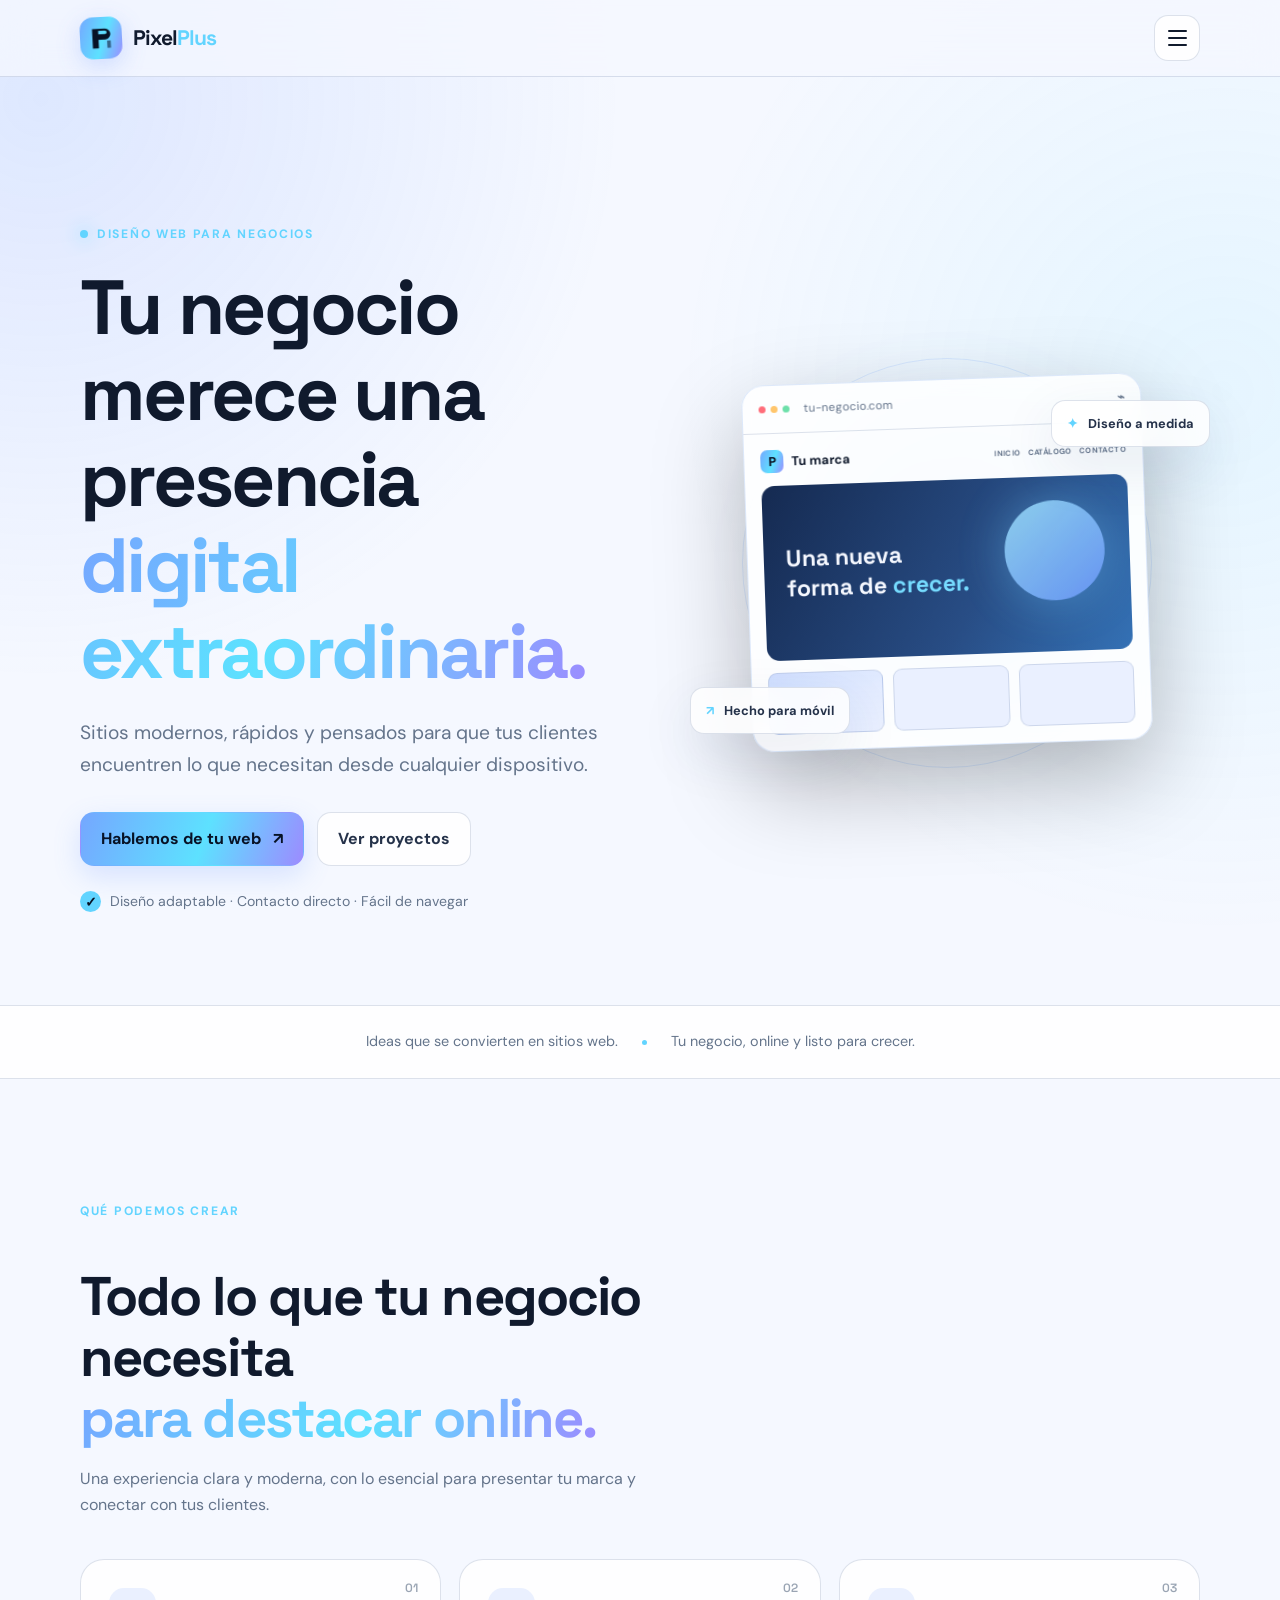
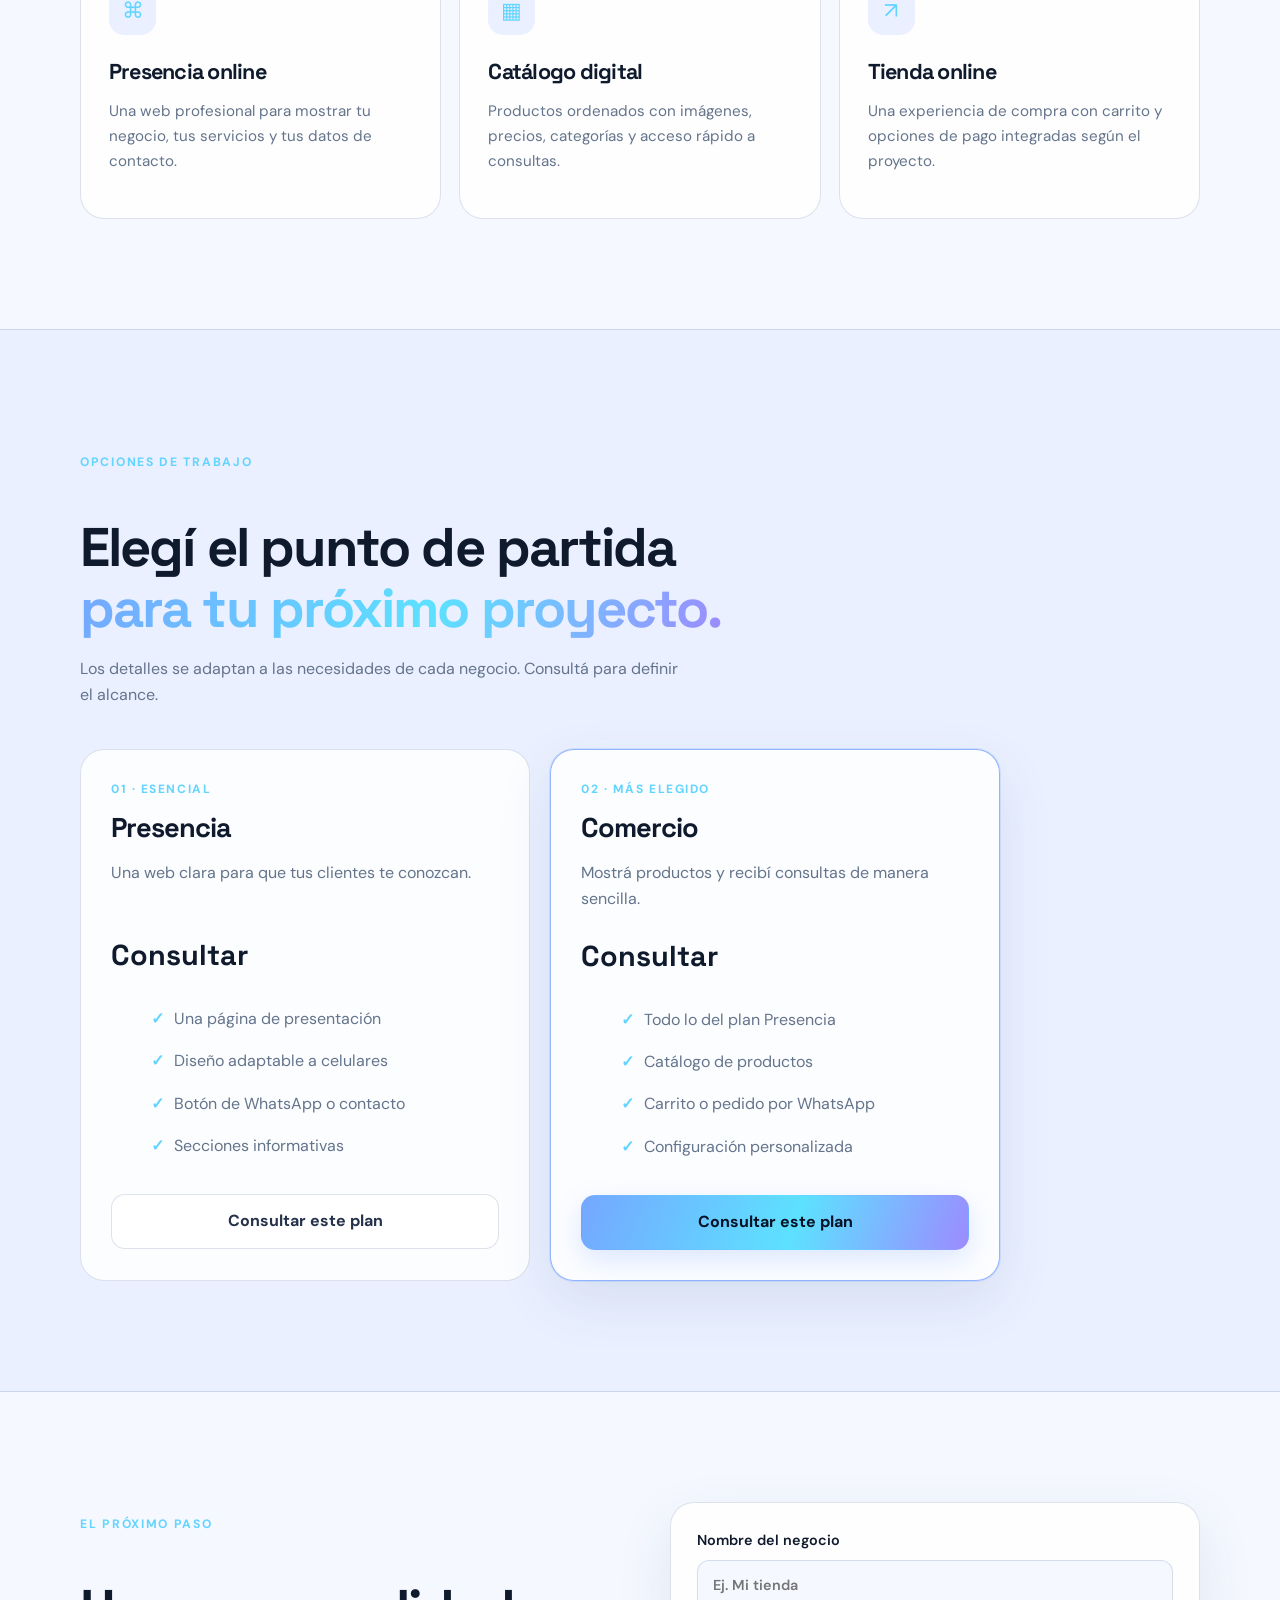
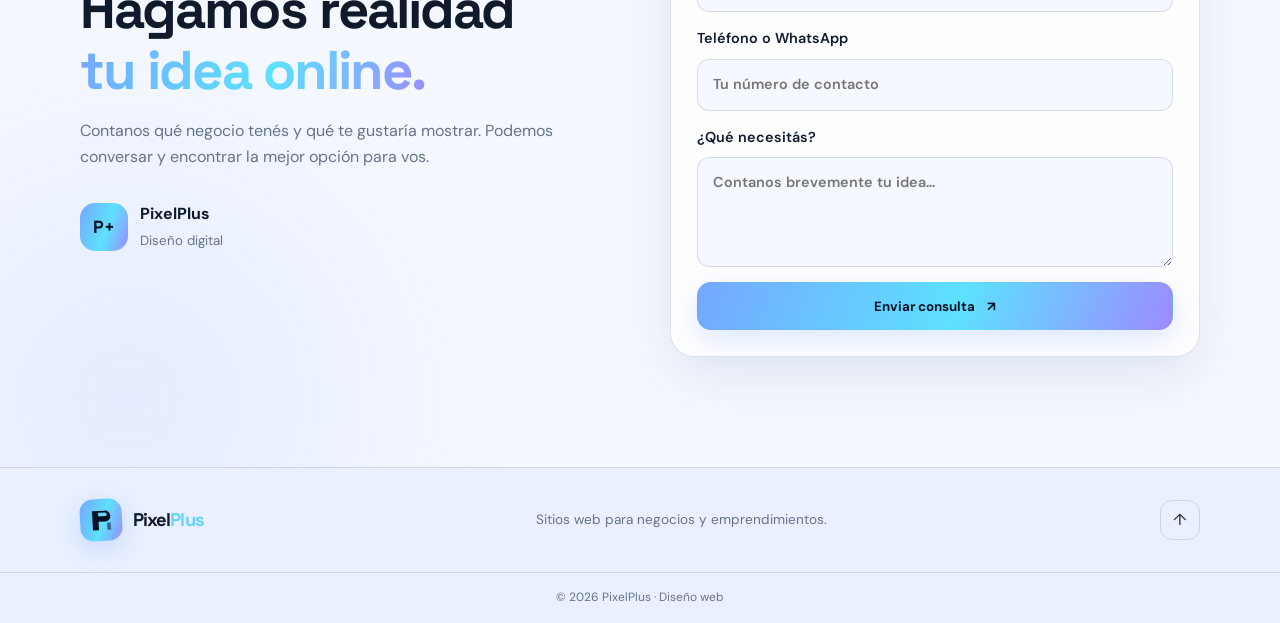
<file: index.html>
<!DOCTYPE html>
<html lang="es">
<head>
  <meta name="google-site-verification" content="yibY-_OO---Vpmx2LtXCz-9H5B46rPbhXkid3306vaU" />
  <meta charset="UTF-8">
  <meta name="viewport" content="width=device-width, initial-scale=1.0">
  <title>PixelPlus | Sitios web para tu negocio</title>
  <meta name="description" content="Creamos sitios web modernos y tiendas online para negocios y emprendimientos.">
  <meta name="theme-color" content="#0b1224">
  <link rel="preconnect" href="https://fonts.googleapis.com">
  <link rel="preconnect" href="https://fonts.gstatic.com" crossorigin>
  <link href="https://fonts.googleapis.com/css2?family=DM+Sans:wght@400;500;600;700&family=Space+Grotesk:wght@500;600;700&display=swap" rel="stylesheet">
  <link rel="stylesheet" href="estilos.css">
  <script src="tema.js"></script>
</head>
<body>
  <div class="fondo-ambiental" aria-hidden="true"></div>
  <header class="site-header">
    <div class="contenedor header-inner">
      <a href="#inicio" class="logo" aria-label="PixelPlus, inicio">
        <span class="logo-marca" aria-hidden="true"><svg viewBox="0 0 48 48"><path d="M9 8h21a9 9 0 0 1 0 18H19v14H9V8Zm10 9v0h11a3 3 0 0 0 0-6H19v6Z" fill="currentColor"/><path d="M33 28h6v12h-6z" fill="currentColor" opacity=".55"/></svg></span>
        <span class="logo-text">Pixel<span>Plus</span></span>
      </a>
      <button class="menu-toggle" id="abrir-menu" aria-label="Abrir menú" aria-expanded="false" aria-controls="barra-lateral">
        <span></span><span></span><span></span>
      </button>
    </div>
  </header>

  <aside class="menu-panel" id="barra-lateral" aria-label="Menú principal">
    <div class="menu-head"><span>Navegación</span><button class="menu-close" aria-label="Cerrar menú">&times;</button></div>
    <nav class="menu-links">
      <a href="#inicio">Inicio</a><a href="#servicios">Servicios</a><a href="#planes">Planes</a><a href="#contacto">Contacto</a><a href="creaciones.html">Creaciones</a>
    </nav>
    <button class="theme-toggle" data-alternar-tema aria-pressed="false"><span>Modo nocturno</span><span class="theme-state" data-tema-estado>Desactivado</span></button>
  </aside>
  <div class="overlay" id="velo"></div>

  <main>
    <section class="hero reveal" id="inicio">
      <div class="contenedor hero-grid">
        <div class="hero-copy">
          <p class="eyebrow"><span class="eyebrow-dot"></span> Diseño web para negocios</p>
          <h1>Tu negocio merece una presencia <span class="texto-gradiente">digital extraordinaria.</span></h1>
          <p class="hero-lead">Sitios modernos, rápidos y pensados para que tus clientes encuentren lo que necesitan desde cualquier dispositivo.</p>
          <div class="hero-actions"><a href="#contacto" class="button button-primary">Hablemos de tu web <span aria-hidden="true">↗</span></a><a href="creaciones.html" class="button button-ghost">Ver proyectos</a></div>
          <div class="hero-note"><span class="mini-check">✓</span> Diseño adaptable · Contacto directo · Fácil de navegar</div>
        </div>
        <div class="hero-art" aria-label="Vista decorativa de diseño web">
          <div class="orbit orbit-one"></div><div class="orbit orbit-two"></div>
          <div class="floating-chip chip-top"><span class="chip-icon">✦</span> Diseño a medida</div>
          <div class="browser-card">
            <div class="browser-top"><div class="browser-dots"><i></i><i></i><i></i></div><span>tu-negocio.com</span><b>⌁</b></div>
            <div class="browser-content"><div class="mock-brand"><span class="mock-symbol">P</span><span>Tu marca</span><small>INICIO&nbsp;&nbsp; CATÁLOGO&nbsp;&nbsp; CONTACTO</small></div>
              <div class="mock-hero"><span>Una nueva<br>forma de <em>crecer.</em></span><div class="mock-sun"></div></div>
              <div class="mock-row"><div></div><div></div><div></div></div>
            </div>
          </div>
          <div class="floating-chip chip-bottom"><span class="chip-icon">↗</span> Hecho para móvil</div>
          <div class="hero-glow"></div>
        </div>
      </div>
    </section>

    <section class="intro-strip reveal">
      <div class="contenedor strip-inner"><span>Ideas que se convierten en sitios web.</span><span class="strip-divider"></span><span>Tu negocio, online y listo para crecer.</span></div>
    </section>

    <section id="servicios" class="section">
      <div class="contenedor">
        <div class="section-heading reveal"><p class="eyebrow">Qué podemos crear</p><h2>Todo lo que tu negocio necesita<br><span class="texto-gradiente">para destacar online.</span></h2><p>Una experiencia clara y moderna, con lo esencial para presentar tu marca y conectar con tus clientes.</p></div>
        <div class="feature-grid">
          <article class="feature-card reveal"><span class="feature-icon">⌘</span><h3>Presencia online</h3><p>Una web profesional para mostrar tu negocio, tus servicios y tus datos de contacto.</p><span class="feature-index">01</span></article>
          <article class="feature-card reveal"><span class="feature-icon">▦</span><h3>Catálogo digital</h3><p>Productos ordenados con imágenes, precios, categorías y acceso rápido a consultas.</p><span class="feature-index">02</span></article>
          <article class="feature-card reveal"><span class="feature-icon">↗</span><h3>Tienda online</h3><p>Una experiencia de compra con carrito y opciones de pago integradas según el proyecto.</p><span class="feature-index">03</span></article>
        </div>
      </div>
    </section>

    <section id="planes" class="section section-alt">
      <div class="contenedor">
        <div class="section-heading reveal"><p class="eyebrow">Opciones de trabajo</p><h2>Elegí el punto de partida<br><span class="texto-gradiente">para tu próximo proyecto.</span></h2><p>Los detalles se adaptan a las necesidades de cada negocio. Consultá para definir el alcance.</p></div>
        <div class="pricing-grid">
          <article class="price-card reveal"><div class="plan-label">01 · Esencial</div><h3>Presencia</h3><p class="plan-summary">Una web clara para que tus clientes te conozcan.</p><div class="price-text">Consultar</div><ul><li>Una página de presentación</li><li>Diseño adaptable a celulares</li><li>Botón de WhatsApp o contacto</li><li>Secciones informativas</li></ul><a class="button button-ghost full" href="#contacto" data-plan="Presencia">Consultar este plan</a></article>
          <article class="price-card price-featured reveal"><div class="plan-label">02 · Más elegido</div><h3>Comercio</h3><p class="plan-summary">Mostrá productos y recibí consultas de manera sencilla.</p><div class="price-text">Consultar</div><ul><li>Todo lo del plan Presencia</li><li>Catálogo de productos</li><li>Carrito o pedido por WhatsApp</li><li>Configuración personalizada</li></ul><a class="button button-primary full" href="#contacto" data-plan="Comercio">Consultar este plan</a></article>
        </div>
      </div>
    </section>

    <section id="contacto" class="section contact-section">
      <div class="contenedor contact-grid">
        <div class="contact-copy reveal"><p class="eyebrow">El próximo paso</p><h2>Hagamos realidad<br><span class="texto-gradiente">tu idea online.</span></h2><p>Contanos qué negocio tenés y qué te gustaría mostrar. Podemos conversar y encontrar la mejor opción para vos.</p><div class="contact-stamp"><span class="stamp-mark">P+</span><span>PixelPlus<br><small>Diseño digital</small></span></div></div>
        <form id="formulario-contacto" class="contact-form reveal"><div id="plan-seleccionado" class="plan-seleccionado" hidden>
  <svg viewBox="0 0 24 24" aria-hidden="true">
    <path d="M20.59 13.41 13.41 20.59a2 2 0 0 1-2.83 0L3.41 13.41a2 2 0 0 1 0-2.83L10.59 3.41H20v10Z"/>
    <circle cx="16" cy="7" r="1"/>
  </svg>
  <span>Plan seleccionado:</span>
  <strong id="nombre-plan-seleccionado"></strong>
        </div><label>Nombre del negocio<input type="text" name="negocio" autocomplete="organization" placeholder="Ej. Mi tienda" required></label><label>Teléfono o WhatsApp<input type="tel" name="telefono" autocomplete="tel" placeholder="Tu número de contacto" required></label><label>¿Qué necesitás?<textarea name="mensaje" placeholder="Contanos brevemente tu idea..."></textarea></label><button type="submit" class="button button-primary full">Enviar consulta <span aria-hidden="true">↗</span></button><p class="mensaje-ok" id="mensaje-ok" role="status">¡Gracias! El formulario de muestra se completó. Aún no envía mensajes a un servidor.</p></form>
      </div>
    </section>
  </main>

  <footer class="site-footer"><div class="contenedor footer-inner"><a href="#inicio" class="logo logo-footer"><span class="logo-marca" aria-hidden="true"><svg viewBox="0 0 48 48"><path d="M9 8h21a9 9 0 0 1 0 18H19v14H9V8Zm10 9v0h11a3 3 0 0 0 0-6H19v6Z" fill="currentColor"/><path d="M33 28h6v12h-6z" fill="currentColor" opacity=".55"/></svg></span><span class="logo-text">Pixel<span>Plus</span></span></a><p>Sitios web para negocios y emprendimientos.</p><a class="footer-up" href="#inicio" aria-label="Volver arriba">↑</a></div><div class="footer-bottom">© <span id="year"></span> PixelPlus · Diseño web</div></footer>
  <script src="index.js"></script>
</body>
</html>
</file>
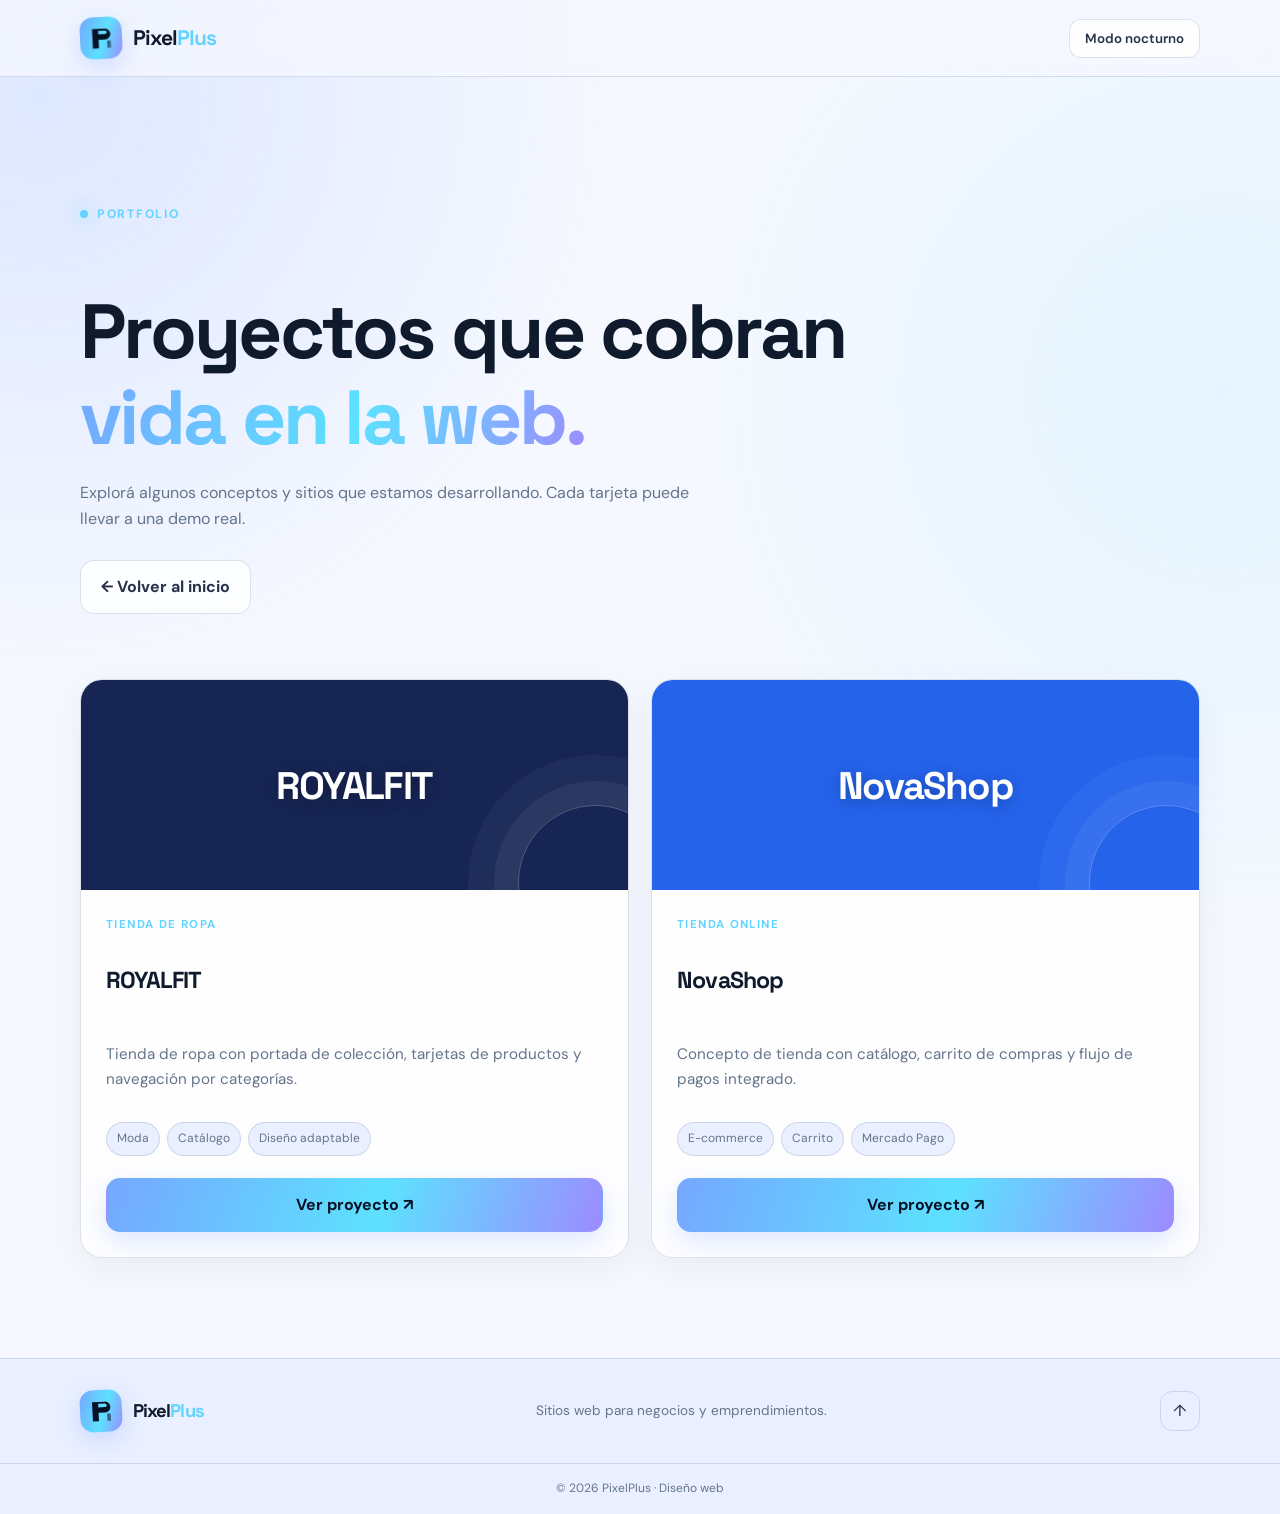
<file: creaciones.html>
<!DOCTYPE html>
<html lang="es">
<head>
  <meta charset="UTF-8">
  <meta name="viewport" content="width=device-width, initial-scale=1.0">
  <title>Creaciones | PixelPlus</title>
  <meta name="description" content="Proyectos y sitios web de muestra de PixelPlus.">
  <meta name="theme-color" content="#0b1224">
  <link rel="preconnect" href="https://fonts.googleapis.com"><link rel="preconnect" href="https://fonts.gstatic.com" crossorigin>
  <link href="https://fonts.googleapis.com/css2?family=DM+Sans:wght@400;500;600;700&family=Space+Grotesk:wght@500;600;700&display=swap" rel="stylesheet">
  <link rel="stylesheet" href="estilos.css">
  <script src="tema.js"></script>
</head>
<body class="page-creaciones">
  <div class="fondo-ambiental" aria-hidden="true"></div>
  <header class="site-header"><div class="contenedor header-inner"><a href="index.html" class="logo" aria-label="PixelPlus, inicio"><span class="logo-marca" aria-hidden="true"><svg viewBox="0 0 48 48"><path d="M9 8h21a9 9 0 0 1 0 18H19v14H9V8Zm10 9v0h11a3 3 0 0 0 0-6H19v6Z" fill="currentColor"/><path d="M33 28h6v12h-6z" fill="currentColor" opacity=".55"/></svg></span><span class="logo-text">Pixel<span>Plus</span></span></a><button class="boton-tema" data-alternar-tema aria-pressed="false">Modo nocturno</button></div></header>
  <main><section class="creaciones-hero"><div class="contenedor reveal"><p class="eyebrow"><span class="eyebrow-dot"></span> Portfolio</p><h1>Proyectos que cobran<br><span class="texto-gradiente">vida en la web.</span></h1><p>Explorá algunos conceptos y sitios que estamos desarrollando. Cada tarjeta puede llevar a una demo real.</p><a href="index.html" class="button button-ghost">← Volver al inicio</a></div></section>
    <section class="galeria"><div class="contenedor"><div class="grilla" id="grilla"></div></div></section>
  </main>
  <footer class="site-footer"><div class="contenedor footer-inner"><a href="index.html" class="logo logo-footer"><span class="logo-marca" aria-hidden="true"><svg viewBox="0 0 48 48"><path d="M9 8h21a9 9 0 0 1 0 18H19v14H9V8Zm10 9v0h11a3 3 0 0 0 0-6H19v6Z" fill="currentColor"/><path d="M33 28h6v12h-6z" fill="currentColor" opacity=".55"/></svg></span><span class="logo-text">Pixel<span>Plus</span></span></a><p>Sitios web para negocios y emprendimientos.</p><a class="footer-up" href="#" aria-label="Volver arriba">↑</a></div><div class="footer-bottom">© <span id="year"></span> PixelPlus · Diseño web</div></footer>
  <script src="creaciones.js"></script>
</body>
</html>
</file>
<file: estilos.css>
/* ==========================================================
   PIXELPLUS · CSS PRINCIPAL
   ÍNDICE PARA EDITAR
   01 Fuentes y variables | 02 Tema nocturno | 03 Base
   04 Header y marca | 05 Menú lateral | 06 Botones
   07 Portada | 08 Franja | 09 Servicios | 10 Planes
   11 Contacto | 12 Portfolio | 13 Footer | 14 Animaciones
   15 Responsive | 16 Movimiento reducido
   ========================================================== */
@import url("https://fonts.googleapis.com/css2?family=DM+Sans:wght@400;500;600;700&family=Space+Grotesk:wght@500;600;700&display=swap");

/* 01 · FUENTES, PALETA Y VARIABLES */
:root {
  --fondo: #0b1224;
  --fondo-2: #0f1a30;
  --tarjeta: rgba(18, 30, 52, .78);
  --texto: #edf4ff;
  --texto-suave: #aab8ce;
  --titulo: #f6f9ff;
  --borde: rgba(151, 178, 219, .16);
  --azul: #5b8cff;
  --celeste: #62d4ff;
  --violeta: #8b7cff;
  --gradiente: linear-gradient(110deg, #75a7ff 0%, #5de1ff 55%, #9c8bff 100%);
  --sombra: 0 24px 70px rgba(0, 0, 0, .28);
  --radio: 24px;
  --transicion: .28s cubic-bezier(.2,.75,.25,1);
  color-scheme: dark;
}
html.modo-nocturno { /* la paleta por defecto ya es oscura */ }
html:not(.modo-nocturno) {
  --fondo: #f5f8ff;
  --fondo-2: #eaf0ff;
  --tarjeta: rgba(255,255,255,.84);
  --texto: #25324a;
  --texto-suave: #64748b;
  --titulo: #101a2d;
  --borde: rgba(69, 98, 145, .18);
  --sombra: 0 20px 55px rgba(39, 67, 115, .10);
  color-scheme: light;
}

/* 03 · BASE, TIPOGRAFÍA Y CONTENEDOR */
* { box-sizing: border-box; }
html { scroll-behavior: smooth; scroll-padding-top: 90px; }
body { margin: 0; min-width: 320px; font-family: "DM Sans", sans-serif; color: var(--texto); background: var(--fondo); line-height: 1.65; transition: background var(--transicion), color var(--transicion); overflow-x: hidden; }
body, button, input, textarea { font-family: "DM Sans", sans-serif; }
a { color: inherit; text-decoration: none; }
button { color: inherit; }
img { display: block; max-width: 100%; }
.contenedor { width: min(1120px, calc(100% - 40px)); margin: 0 auto; }
h1,h2,h3,.logo-text { font-family: "Space Grotesk", sans-serif; color: var(--titulo); line-height: 1.12; letter-spacing: -.035em; }
.fondo-ambiental { position: fixed; inset: -15%; z-index: -1; pointer-events: none; background: radial-gradient(circle at 14% 20%, rgba(91,140,255,.15), transparent 34%), radial-gradient(circle at 85% 45%, rgba(93,225,255,.10), transparent 35%); }

/* 04 · HEADER Y LOGO VECTORIAL PIXELPLUS */
.site-header { position: sticky; top: 0; z-index: 40; background: color-mix(in srgb, var(--fondo) 78%, transparent); backdrop-filter: blur(18px); border-bottom: 1px solid var(--borde); }
.header-inner { display:flex; align-items:center; justify-content:space-between; min-height:76px; }
.logo { display:inline-flex; align-items:center; gap:11px; }
.logo-marca { width:42px; height:42px; display:grid; place-items:center; color:#071226; background:var(--gradiente); border-radius:13px; box-shadow:0 7px 24px rgba(91,140,255,.24); transform:rotate(-3deg); transition:transform var(--transicion), box-shadow var(--transicion); }
.logo-marca svg { width:29px; height:29px; }
.logo:hover .logo-marca { transform:rotate(0) scale(1.07); box-shadow:0 10px 30px rgba(91,140,255,.35); }
.logo-text { font-size:1.32rem; font-weight:700; color:var(--titulo); letter-spacing:-.05em; }
.logo-text span { color:var(--celeste); }

/* 05 · MENÚ LATERAL Y CAPA */
.menu-toggle { display:grid; place-content:center; gap:5px; width:46px; height:46px; border:1px solid var(--borde); border-radius:14px; background:var(--tarjeta); cursor:pointer; transition:background var(--transicion), border var(--transicion); }
.menu-toggle:hover { border-color:var(--azul); background:var(--fondo-2); }
.menu-toggle span { display:block; width:19px; height:2px; background:var(--titulo); border-radius:5px; transition:transform var(--transicion), opacity var(--transicion); }
.menu-toggle[aria-expanded="true"] span:first-child { transform:translateY(7px) rotate(45deg); }
.menu-toggle[aria-expanded="true"] span:nth-child(2) { opacity:0; }
.menu-toggle[aria-expanded="true"] span:last-child { transform:translateY(-7px) rotate(-45deg); }
.menu-panel { position:fixed; inset:0 auto 0 0; width:min(330px, 88vw); z-index:60; padding:26px; background:var(--fondo-2); border-right:1px solid var(--borde); box-shadow:var(--sombra); transform:translateX(-105%); visibility:hidden; transition:transform .35s ease, visibility .35s; display:flex; flex-direction:column; }
.menu-panel.abierta { transform:translateX(0); visibility:visible; }
.menu-head { display:flex; justify-content:space-between; align-items:center; margin-bottom:24px; font:600 1.1rem "Space Grotesk"; }
.menu-close { border:1px solid var(--borde); background:transparent; width:40px; height:40px; border-radius:12px; font-size:1.5rem; cursor:pointer; }
.menu-links { display:grid; gap:7px; }
.menu-links a { padding:13px 15px; border-radius:12px; color:var(--texto); transition:background var(--transicion), color var(--transicion), transform var(--transicion); }
.menu-links a:hover { background:rgba(91,140,255,.12); color:var(--celeste); transform:translateX(4px); }
.theme-toggle { display:flex; justify-content:space-between; align-items:center; gap:12px; margin-top:auto; border:1px solid var(--borde); border-radius:14px; background:var(--tarjeta); padding:14px; cursor:pointer; }
.theme-state { color:var(--texto-suave); font-size:.9rem; }
.boton-tema { padding:10px 15px; border:1px solid var(--borde); border-radius:12px; background:var(--tarjeta); font-weight:600; cursor:pointer; transition:transform var(--transicion), border-color var(--transicion); }
.boton-tema:hover { transform:translateY(-2px); border-color:var(--azul); }
.overlay { position:fixed; inset:0; z-index:50; background:rgba(2,6,18,.58); opacity:0; visibility:hidden; backdrop-filter:blur(3px); transition:opacity .3s, visibility .3s; }
.overlay.visible { opacity:1; visibility:visible; }
.menu-abierto { overflow:hidden; }

/* 06 · BOTONES, FOCUS Y ACCESIBILIDAD */
.button { display:inline-flex; align-items:center; justify-content:center; gap:12px; min-height:48px; padding:13px 20px; border-radius:14px; font-weight:700; border:1px solid transparent; cursor:pointer; transition:transform var(--transicion), box-shadow var(--transicion), background var(--transicion), border-color var(--transicion); }
.button:hover { transform:translateY(-2px); }
.button-primary { color:#071225; background:var(--gradiente); box-shadow:0 10px 28px rgba(91,140,255,.2); }
.button-primary:hover { box-shadow:0 14px 34px rgba(91,140,255,.32); }
.button-ghost { border-color:var(--borde); background:var(--tarjeta); color:var(--texto); }
.button-ghost:hover { border-color:var(--azul); background:var(--fondo-2); }
.full { width:100%; }
button:focus-visible, a:focus-visible, input:focus-visible, textarea:focus-visible { outline:3px solid var(--celeste); outline-offset:3px; }

/* 07 · HERO, PRESENTACIÓN Y MOCKUP ANIMADO */
.hero { position:relative; padding:clamp(70px, 11vw, 135px) 0 92px; }
.hero-grid { display:grid; grid-template-columns:1.06fr .94fr; align-items:center; gap:45px; }
.eyebrow { display:flex; align-items:center; gap:9px; text-transform:uppercase; letter-spacing:.14em; font-size:.76rem; font-weight:700; color:var(--celeste); margin-bottom:20px; }
.eyebrow-dot { width:8px; height:8px; border-radius:50%; background:var(--celeste); box-shadow:0 0 18px var(--celeste); }
.hero h1 { max-width:720px; font-size:clamp(2.65rem, 6vw, 5rem); font-weight:700; margin:0 0 23px; }
.texto-gradiente { background:var(--gradiente); -webkit-background-clip:text; background-clip:text; color:transparent; }
.hero-lead { max-width:590px; color:var(--texto-suave); font-size:clamp(1rem, 1.6vw, 1.2rem); }
.hero-actions { display:flex; flex-wrap:wrap; gap:13px; margin-top:31px; }
.hero-note { display:flex; align-items:center; gap:9px; color:var(--texto-suave); font-size:.88rem; margin-top:24px; }
.mini-check { display:grid; place-items:center; width:21px; height:21px; border-radius:50%; color:#071225; background:var(--celeste); font-weight:700; }
.hero-art { min-height:440px; position:relative; display:grid; place-items:center; }
.hero-glow { position:absolute; width:290px; height:290px; border-radius:50%; background:rgba(94,170,255,.15); filter:blur(45px); animation:glowPulse 5s ease-in-out infinite; }
.orbit { position:absolute; border:1px solid rgba(112,164,255,.18); border-radius:50%; }
.orbit-one { width:410px; height:410px; animation:orbitSpin 28s linear infinite; }
.orbit-two { width:330px; height:330px; border-style:dashed; animation:orbitSpin 38s linear infinite reverse; }
.browser-card { width:min(100%, 400px); position:relative; z-index:2; border:1px solid rgba(146,182,238,.3); border-radius:22px; overflow:hidden; background:var(--tarjeta); box-shadow:0 35px 90px rgba(0,0,0,.27); transform:rotate(-2deg); animation:floatCard 6s ease-in-out infinite; backdrop-filter:blur(15px); }
.browser-top { display:flex; align-items:center; gap:14px; padding:14px 16px; border-bottom:1px solid var(--borde); color:var(--texto-suave); font-size:.72rem; }
.browser-dots { display:flex; gap:5px; }.browser-dots i { width:7px;height:7px;border-radius:50%;background:#ff6d7a; }.browser-dots i:nth-child(2){background:#ffc66d}.browser-dots i:nth-child(3){background:#6de0aa}
.browser-top b { margin-left:auto; }
.browser-content { padding:16px; }
.mock-brand { display:flex; align-items:center; gap:8px; font-weight:700; font-size:.8rem; color:var(--titulo); }
.mock-symbol { display:grid; place-items:center; width:23px;height:23px;border-radius:7px;background:var(--gradiente);color:#0b1224;font-weight:800; }
.mock-brand small { margin-left:auto; font-size:.48rem; color:var(--texto-suave); letter-spacing:.05em; }
.mock-hero { position:relative; overflow:hidden; min-height:175px; margin-top:13px; border-radius:13px; padding:22px; display:flex; align-items:center; background:linear-gradient(120deg,#152a51,#284d85 60%,#3471b5); color:#f5f8ff; font:700 1.45rem "Space Grotesk"; }
.mock-hero em { color:#76dcff; font-style:normal; }
.mock-sun { position:absolute; right:25px; top:24px; width:100px;height:100px;border-radius:50%;background:linear-gradient(140deg,#9fe6ff,#6f9cff);opacity:.85;filter:drop-shadow(0 0 25px rgba(117,208,255,.45)); }
.mock-row { display:grid; grid-template-columns:repeat(3,1fr); gap:10px; margin-top:12px; }
.mock-row div { height:62px; border-radius:9px; background:var(--fondo-2); border:1px solid var(--borde); }
.mock-row div:first-child { background:linear-gradient(140deg,rgba(91,140,255,.28),var(--fondo-2)); }
.floating-chip { position:absolute; z-index:3; padding:12px 15px; border:1px solid var(--borde); border-radius:14px; background:var(--tarjeta); backdrop-filter:blur(14px); box-shadow:var(--sombra); font-size:.8rem; font-weight:700; animation:chipFloat 5s ease-in-out infinite; }
.chip-icon { color:var(--celeste); margin-right:7px; }
.chip-top { top:13%; right:-2%; }.chip-bottom { bottom:11%; left:-1%; animation-delay:-2s; }

/* 08 · FRANJA DE VALOR */
.intro-strip { border-top:1px solid var(--borde); border-bottom:1px solid var(--borde); background:var(--tarjeta); }
.strip-inner { display:flex; justify-content:center; align-items:center; flex-wrap:wrap; gap:24px; padding:24px 0; color:var(--texto-suave); font-size:.9rem; text-align:center; }
.strip-divider { width:5px;height:5px;border-radius:50%;background:var(--celeste); }

/* 09 · SERVICIOS */
.section { padding:clamp(65px, 9vw, 110px) 0; }
.section-alt { background:var(--fondo-2); border-block:1px solid var(--borde); }
.section-heading { max-width:700px; margin-bottom:40px; }
.section-heading h2, .contact-copy h2 { font-size:clamp(2rem,4.3vw,3.4rem); margin-bottom:17px; }
.section-heading>p:not(.eyebrow) { max-width:600px; color:var(--texto-suave); }
.feature-grid { display:grid; grid-template-columns:repeat(3,1fr); gap:18px; }
.feature-card { position:relative; overflow:hidden; min-height:245px; padding:28px; border:1px solid var(--borde); border-radius:var(--radio); background:var(--tarjeta); transition:transform var(--transicion), border-color var(--transicion), box-shadow var(--transicion); }
.feature-card:hover { transform:translateY(-6px); border-color:rgba(91,140,255,.55); box-shadow:var(--sombra); }
.feature-icon { display:grid; place-items:center; width:47px;height:47px;border-radius:15px;background:rgba(91,140,255,.12);color:var(--celeste);font-size:1.4rem;margin-bottom:25px; }
.feature-card h3 { font-size:1.35rem;margin-bottom:9px; }
.feature-card p { color:var(--texto-suave);font-size:.95rem;max-width:35ch; }
.feature-index { position:absolute; right:22px; top:20px; color:var(--texto-suave); font:600 .75rem "Space Grotesk"; opacity:.65; }

/* 10 · PLANES */
.pricing-grid { display:grid; grid-template-columns:repeat(2, minmax(0,1fr)); gap:20px; max-width:920px; }
.price-card { border:1px solid var(--borde); border-radius:var(--radio); background:var(--tarjeta); padding:30px; transition:transform var(--transicion), box-shadow var(--transicion); }
.price-card:hover { transform:translateY(-5px); box-shadow:var(--sombra); }
.price-featured { border-color:rgba(91,140,255,.65); box-shadow:0 0 0 1px rgba(91,140,255,.16), var(--sombra); }
.plan-label { color:var(--celeste); font-size:.75rem; font-weight:700; text-transform:uppercase; letter-spacing:.13em; }
.price-card h3 { font-size:1.7rem; margin:14px 0 8px; }
.plan-summary { color:var(--texto-suave); min-height:52px; }
.price-text { font:700 1.8rem "Space Grotesk"; color:var(--titulo); margin:25px 0; }
.price-card ul { list-style:none; margin:0 0 27px; }
.price-card li { display:flex; gap:10px; padding:8px 0; color:var(--texto-suave); }
.price-card li::before { content:"✓"; color:var(--celeste); font-weight:800; }
.price-card .button { margin-top:auto; }

/* 11 · CONTACTO */
.contact-section { background:radial-gradient(circle at 10% 90%,rgba(91,140,255,.1),transparent 30%); }
.contact-grid { display:grid; grid-template-columns:1fr 1fr; gap:60px; align-items:start; }
.contact-copy>p:not(.eyebrow) { max-width:500px; color:var(--texto-suave); }
.contact-stamp { display:flex; align-items:center; gap:12px; margin-top:30px; color:var(--titulo); font-weight:700; }
.stamp-mark { display:grid;place-items:center;width:48px;height:48px;border-radius:15px;background:var(--gradiente);color:#071226;font:700 1.1rem "Space Grotesk"; }
.contact-stamp small { color:var(--texto-suave);font-weight:400; }
.contact-form { padding:26px; border:1px solid var(--borde); border-radius:var(--radio); background:var(--tarjeta); box-shadow:var(--sombra); }
.contact-form label { display:grid; gap:8px; color:var(--titulo); font-size:.9rem; font-weight:600; margin-bottom:15px; }
.contact-form input, .contact-form textarea { width:100%; padding:13px 15px; border:1px solid var(--borde); border-radius:12px; background:var(--fondo); color:var(--texto); font:inherit; outline:none; transition:border var(--transicion), box-shadow var(--transicion); }
.contact-form input:focus, .contact-form textarea:focus { border-color:var(--azul); box-shadow:0 0 0 3px rgba(91,140,255,.12); }
.contact-form textarea { min-height:110px;resize:vertical; }
.mensaje-ok { display:none; margin-top:14px; color:var(--celeste); font-size:.85rem; }

/* 12 · PORTFOLIO / GALERÍA */
.creaciones-hero { padding:clamp(65px,10vw,115px) 0 50px; }
.creaciones-hero h1 { font-size:clamp(2.7rem,6vw,4.8rem); margin-bottom:20px; }
.creaciones-hero p:not(.eyebrow) { max-width:620px; color:var(--texto-suave); margin-bottom:27px; }
.galeria { padding:15px 0 100px; }
.grilla { display:grid; grid-template-columns:repeat(auto-fit,minmax(min(100%,320px),1fr)); gap:22px; }
.tarjeta { overflow:hidden; display:flex; flex-direction:column; border:1px solid var(--borde); border-radius:22px; background:var(--tarjeta); box-shadow:0 10px 36px rgba(0,0,0,.05); transition:transform var(--transicion), border-color var(--transicion), box-shadow var(--transicion); }
.tarjeta:hover { transform:translateY(-6px); border-color:rgba(91,140,255,.5); box-shadow:var(--sombra); }
.vista { min-height:210px; position:relative; display:flex; align-items:center; justify-content:center; overflow:hidden; padding:25px; color:white; background:linear-gradient(130deg,#253d72,#0e1b37); }
.vista img { width:100%;height:100%;position:absolute;inset:0;object-fit:cover;transition:transform .65s cubic-bezier(.2,.75,.25,1); }
.tarjeta:hover .vista img { transform:scale(1.06); }
.vista-titulo { z-index:1; font:700 clamp(1.6rem,3vw,2.5rem) "Space Grotesk"; letter-spacing:-.04em; text-shadow:0 3px 15px rgba(0,0,0,.25); }
.vista-deco { position:absolute; width:155px;height:155px;right:-45px;bottom:-70px;border:1px solid rgba(255,255,255,.25);border-radius:50%; box-shadow:0 0 0 24px rgba(255,255,255,.05),0 0 0 50px rgba(255,255,255,.035); }
.cuerpo { display:flex;flex-direction:column;gap:10px;padding:25px;flex:1; }
.categoria { color:var(--celeste);font-size:.72rem;font-weight:700;text-transform:uppercase;letter-spacing:.12em; }
.tarjeta h3 { font-size:1.45rem; }
.tarjeta p { color:var(--texto-suave);font-size:.95rem; }
.etiquetas { display:flex;flex-wrap:wrap;gap:7px;margin:5px 0 12px; }
.etiquetas span { padding:6px 10px;border:1px solid var(--borde);border-radius:999px;background:var(--fondo-2);color:var(--texto-suave);font-size:.75rem; }
.boton.proximamente { cursor:default;opacity:.7; }
.vacio { grid-column:1/-1; padding:50px;text-align:center;color:var(--texto-suave); }

/* 13 · FOOTER */
.site-footer { border-top:1px solid var(--borde);background:var(--fondo-2); }
.footer-inner { display:flex;align-items:center;justify-content:space-between;gap:20px;padding:27px 0; }
.footer-inner p { color:var(--texto-suave);font-size:.85rem; }
.logo-footer .logo-text { font-size:1.15rem; }
.footer-up { display:grid;place-items:center;width:40px;height:40px;border:1px solid var(--borde);border-radius:12px;color:var(--texto);transition:transform var(--transicion),border var(--transicion); }
.footer-up:hover { transform:translateY(-3px);border-color:var(--azul); }
.footer-bottom { border-top:1px solid var(--borde);text-align:center;padding:15px;color:var(--texto-suave);font-size:.75rem; }

/* 14 · ANIMACIONES: entrada progresiva, flotar, órbitas, glow */
.reveal { opacity:1; transform:none; }
html.reveal-preparado .reveal { opacity:0; transform:translateY(24px); transition:opacity .7s ease, transform .7s cubic-bezier(.2,.75,.25,1); transition-delay:var(--card-delay,0ms); }
html.reveal-preparado .reveal.visible { opacity:1; transform:translateY(0); }
@keyframes floatCard { 0%,100%{transform:translateY(0) rotate(-2deg)} 50%{transform:translateY(-12px) rotate(0deg)} }
@keyframes chipFloat { 0%,100%{transform:translateY(0)} 50%{transform:translateY(-8px)} }
@keyframes orbitSpin { to{transform:rotate(360deg)} }
@keyframes glowPulse { 0%,100%{opacity:.6;transform:scale(.95)} 50%{opacity:1;transform:scale(1.1)} }

/* 15 · RESPONSIVE */
@media (max-width:900px) { .hero-grid{grid-template-columns:1fr;gap:25px}.hero-art{min-height:400px;max-width:540px;width:100%;margin:0 auto}.feature-grid{grid-template-columns:1fr 1fr}.contact-grid{gap:30px} }
@media (max-width:640px) { .contenedor{width:min(100% - 30px,1120px)}.hero{padding:60px 0 65px}.hero h1{font-size:clamp(2.4rem,11vw,3.4rem)}.hero-art{min-height:330px}.orbit-one{width:310px;height:310px}.orbit-two{width:250px;height:250px}.browser-card{width:94%;max-width:350px}.chip-top{right:0;top:7%}.chip-bottom{left:0;bottom:5%}.feature-grid,.pricing-grid,.contact-grid{grid-template-columns:1fr}.section-heading h2,.contact-copy h2{font-size:clamp(2rem,9vw,2.75rem)}.feature-card{min-height:210px}.price-card{padding:24px}.footer-inner{flex-wrap:wrap}.strip-inner{gap:12px}.strip-divider{display:none} }
@media (prefers-reduced-motion:reduce) { html{scroll-behavior:auto}*,*::before,*::after{animation-duration:.01ms!important;animation-iteration-count:1!important;transition-duration:.01ms!important}.reveal{opacity:1;transform:none} }

/* PLAN SELECCIONADO EN EL CONTACTO */
.plan-seleccionado {
  display: flex;
  align-items: center;
  gap: 8px;
  width: fit-content;
  margin-bottom: 18px;
  padding: 9px 14px;
  border: 1px solid rgba(98, 212, 255, .25);
  border-radius: 12px;
  background: rgba(98, 212, 255, .08);
  color: var(--celeste);
  font-size: .85rem;
}

.plan-seleccionado svg {
  width: 18px;
  height: 18px;
  fill: none;
  stroke: currentColor;
  stroke-width: 1.8;
  stroke-linecap: round;
  stroke-linejoin: round;
  flex-shrink: 0;
}

.plan-seleccionado strong {
  font-weight: 700;
}

.plan-seleccionado[hidden] {
  display: none !important;
}
</file>
